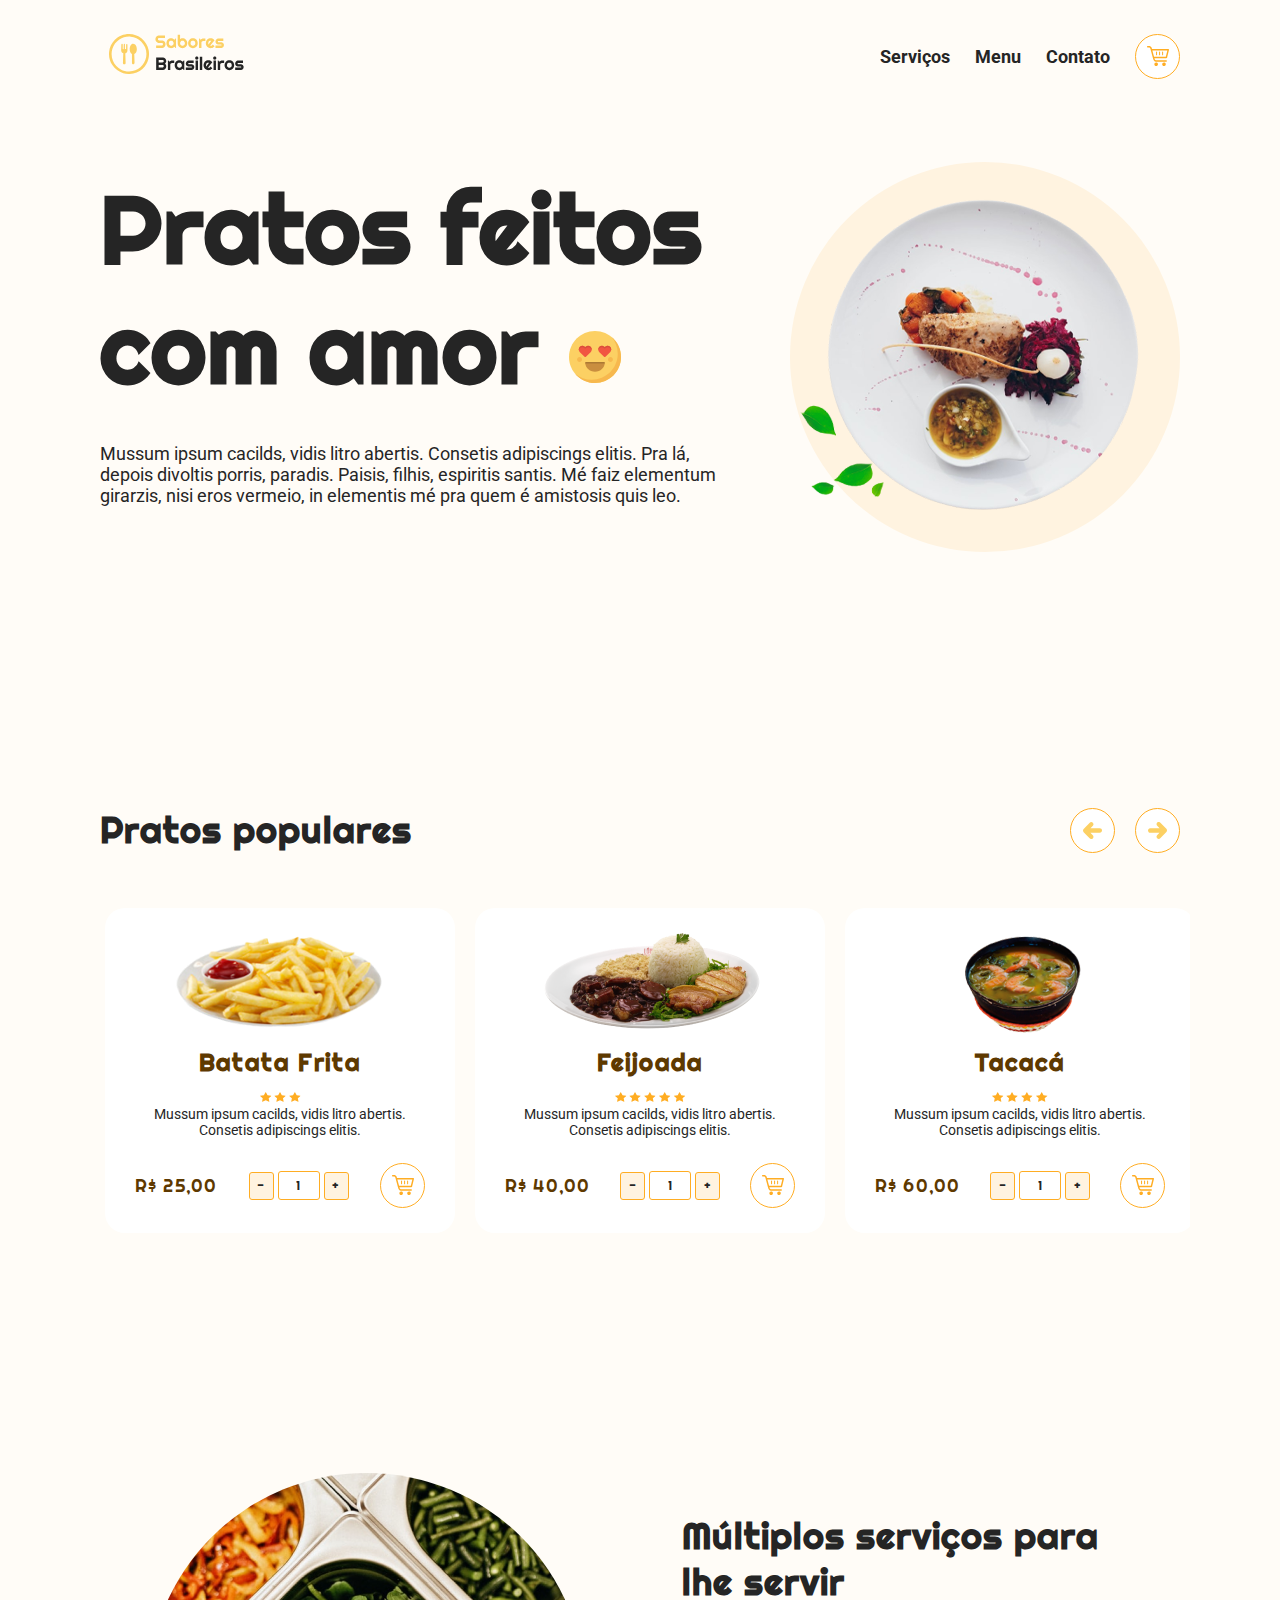
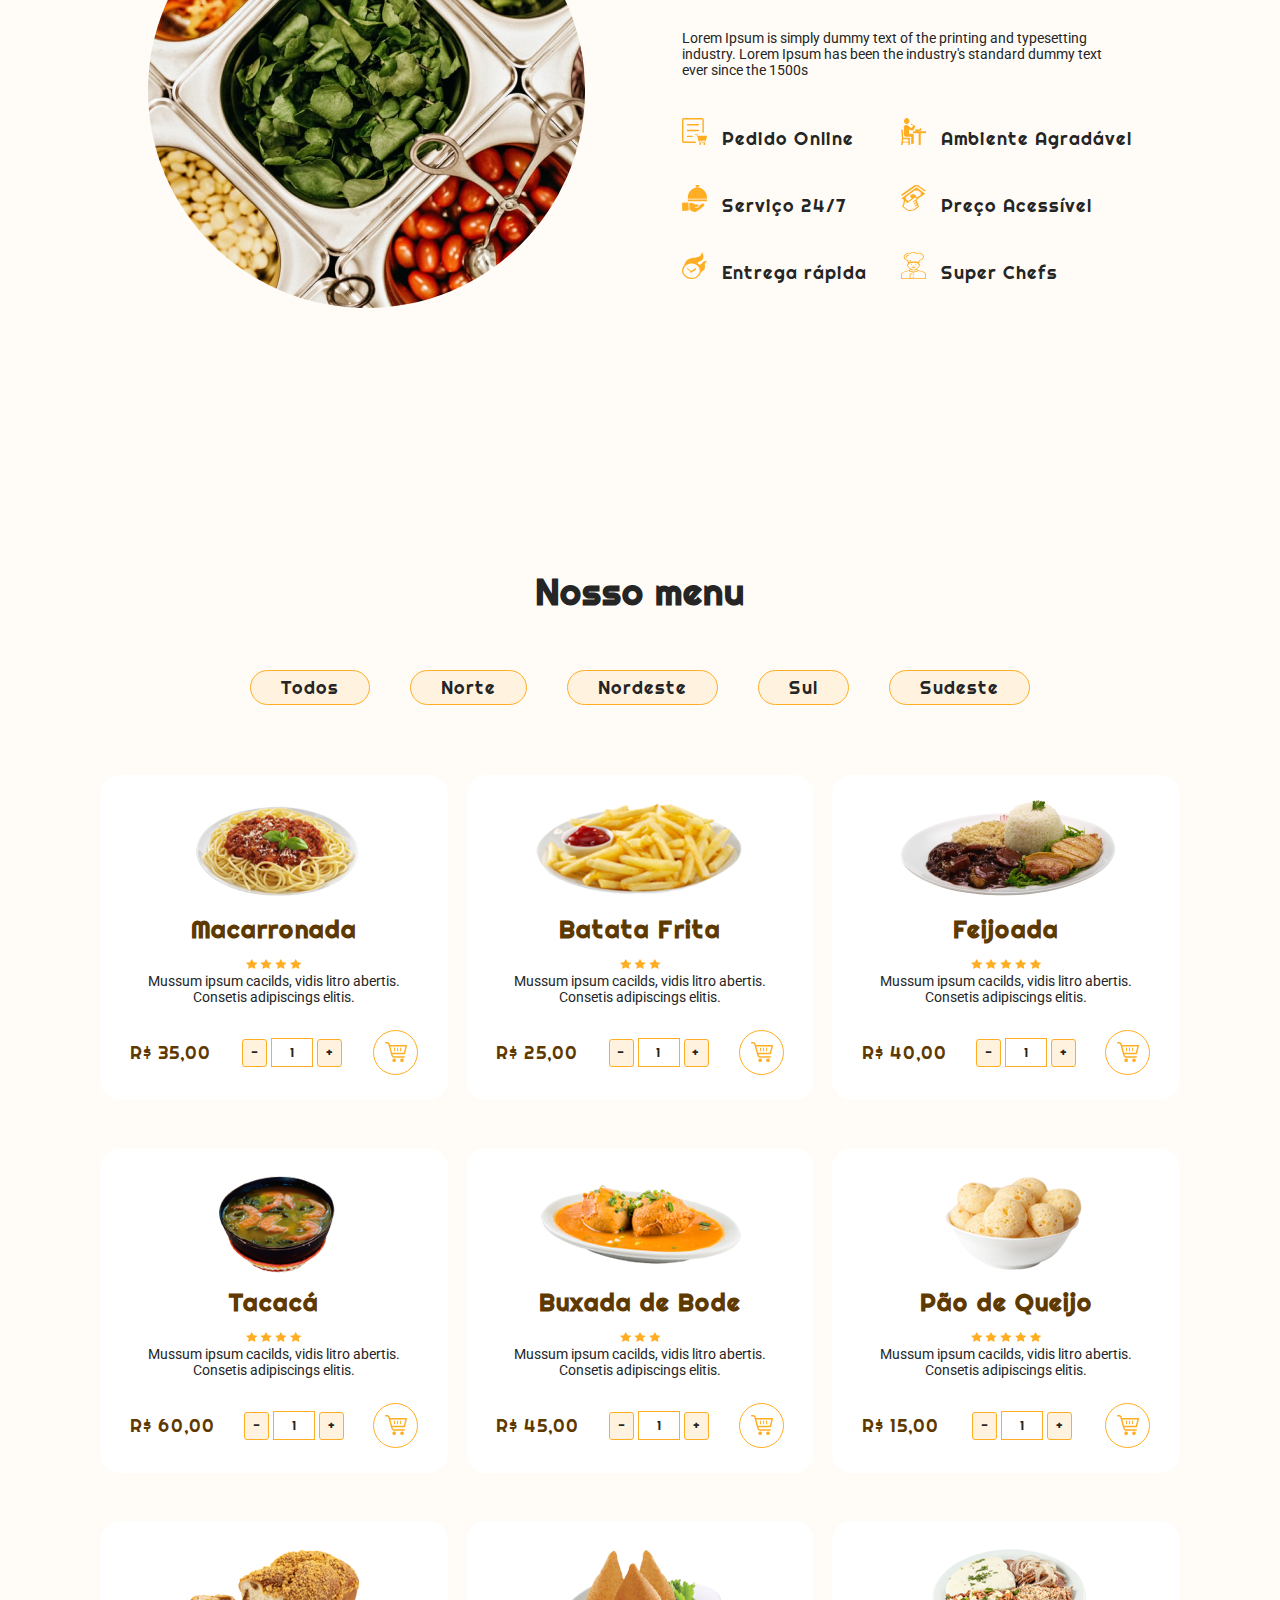
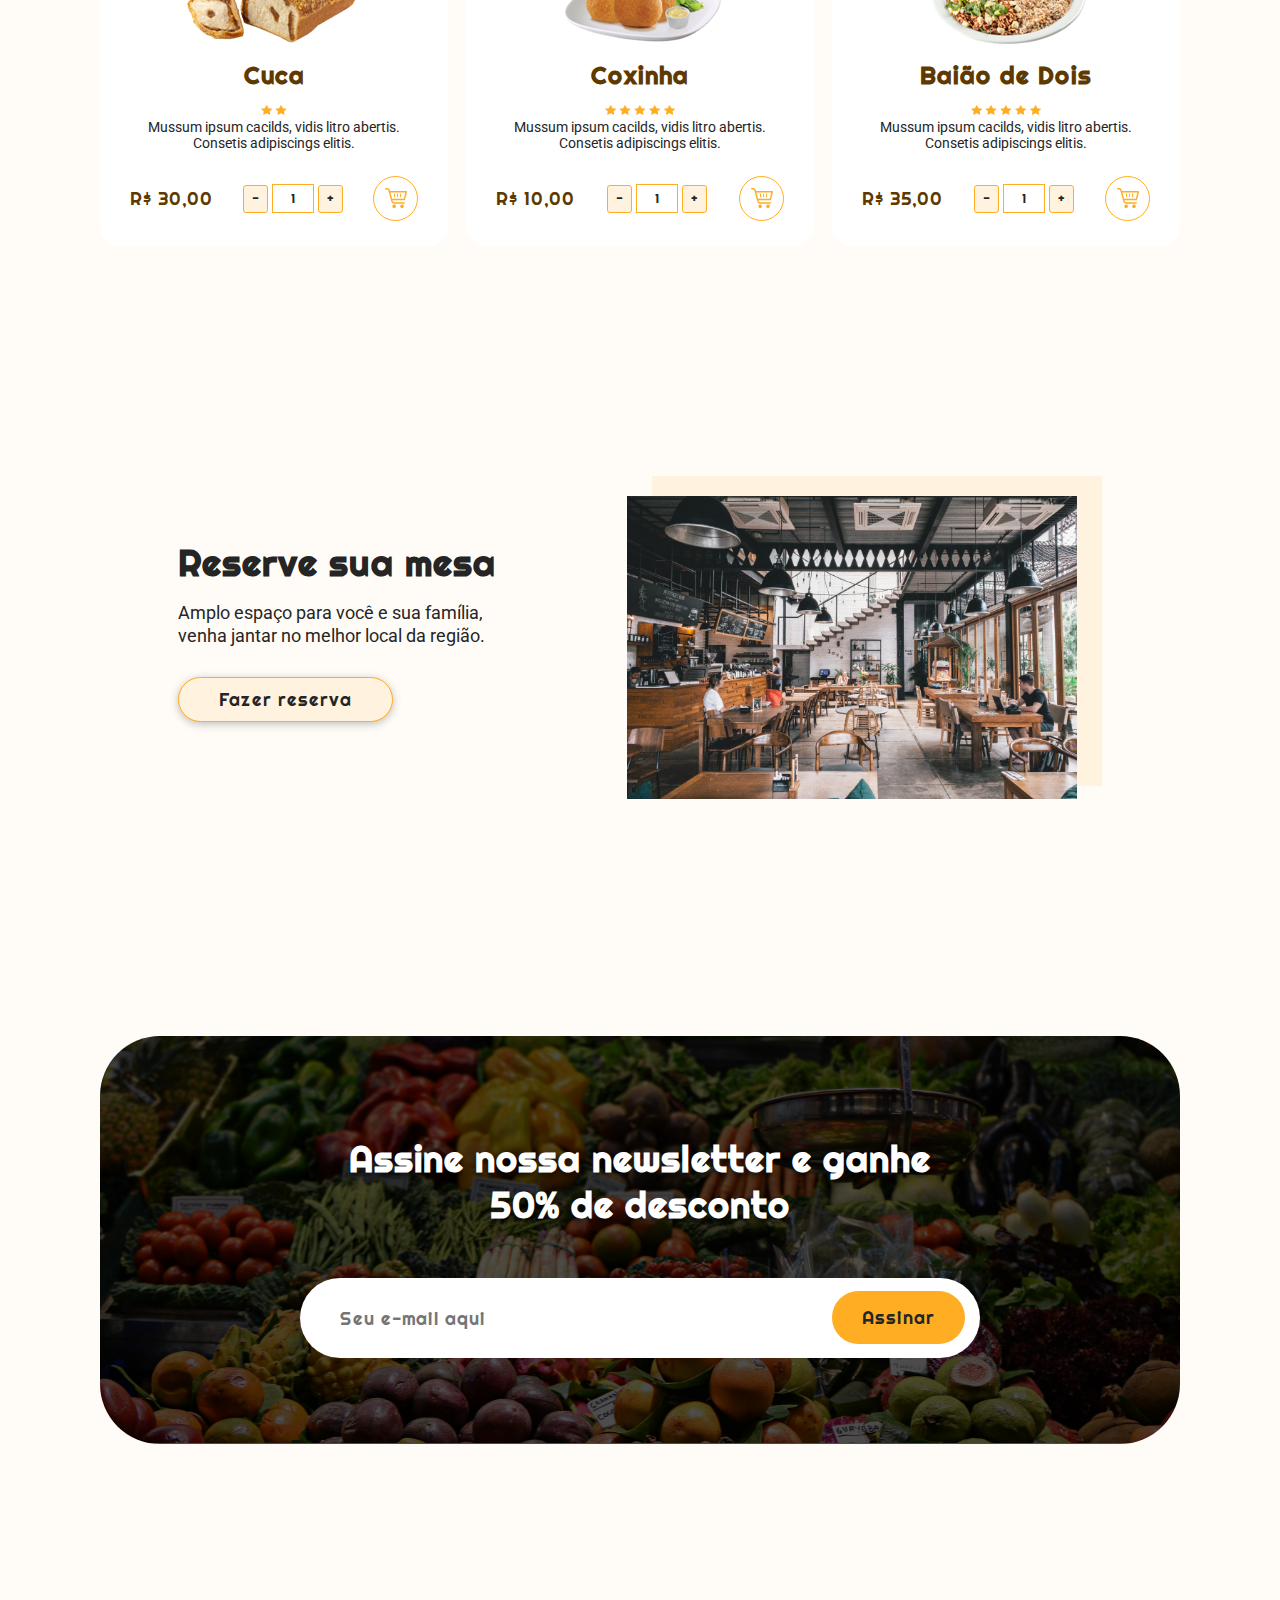
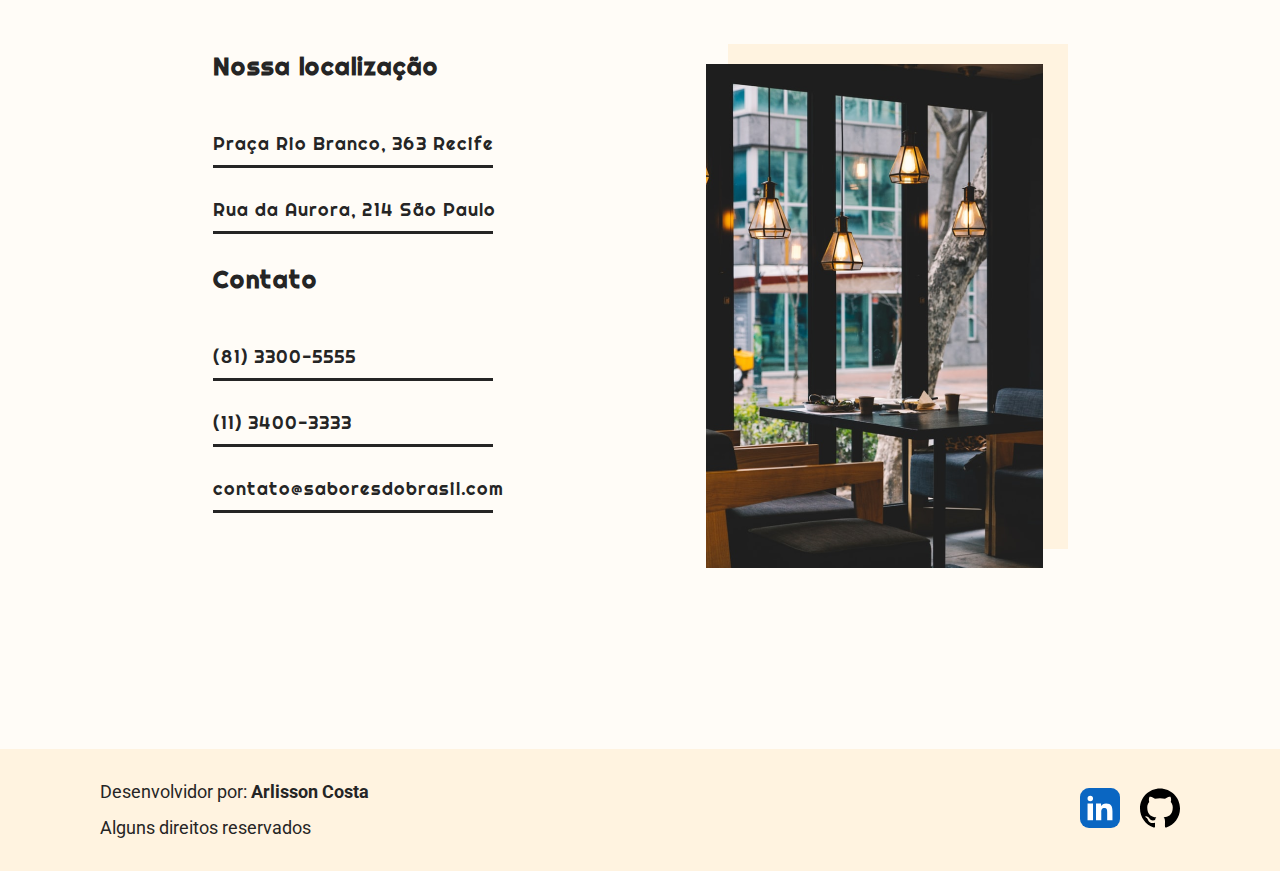
<file: index.html>
<!DOCTYPE html>
<html lang="pt-br">

<head>
  <meta charset="UTF-8">
  <meta http-equiv="X-UA-Compatible" content="IE=edge">
  <meta name="viewport" content="width=device-width, initial-scale=1.0">
  <link rel="shortcut icon" href="favicon.svg" />
  <link href="https://fonts.googleapis.com/css2?family=Righteous&family=Roboto&display=swap" rel="stylesheet">
  <link rel="stylesheet" href="scss/style.css">
  <title>Sabores Brasileiros</title>
</head>

<body>
  <!-- Header -->
  <header class="container header">
    <a href="index.html"><img src="img/logo.svg" alt="Sabores Brasileiros"></a>
    <nav class="menu">
      <ul>
        <li><a href="#servicos">Serviços</a></li>
        <li><a href="#menu">Menu</a></li>
        <li><a href="#contato">Contato</a></li>
        <li><a href="carrinho.html">
            <div class="cart"></div>
          </a>
        </li>
      </ul>
    </nav>
  </header>
  <!-- Introdução -->
  <section class="container intro">
    <div class="title">
      <h1>Pratos feitos<br>com amor</h1>
      <p>Mussum ipsum cacilds, vidis litro abertis. Consetis adipiscings elitis.
        Pra lá, depois divoltis porris, paradis. Paisis, filhis, espiritis santis.
        Mé faiz elementum girarzis, nisi eros vermeio, in elementis mé pra quem é amistosis quis leo.</p>
    </div>
    <div class="dish-intro">
      <img src="img/prato-intro.png" alt="Prato Introdução">
    </div>
  </section>
  <!-- Pratos populares -->
  <section class="container popular-dishes">
    <div class="header-popular-dishes">
      <h2>Pratos populares</h2>
      <div class="buttons-slide">
        <button class="previous"></button>
        <button class="next"></button>
      </div>
    </div>
    <div class="dishes"></div>
  </section>
  <!-- Serviços -->
  <section id="servicos" class="container services">
    <div class="img-services">
      <img src="img/bg-servicos.png" alt="Serviços">
    </div>
    <div class="services-text">
      <h2>Múltiplos serviços para <br>lhe servir</h2>
      <p>Lorem Ipsum is simply dummy text of the printing and typesetting<br>
        industry. Lorem Ipsum has been the industry's standard dummy text <br>
        ever since the 1500s</p>
      <div class="services-list">
        <ul class="list-1">
          <li>Pedido Online</li>
          <li>Serviço 24/7</li>
          <li>Entrega rápida</li>
        </ul>
        <ul class="list-2">
          <li>Ambiente Agradável</li>
          <li>Preço Acessível</li>
          <li>Super Chefs</li>
        </ul>
      </div>
    </div>
  </section>
  <!-- Menu Pratos -->
  <section id="menu" class="container menu-dishes-main">
    <h2>Nosso menu</h2>
    <div class="buttons-menu">
      <button class="btn" value="">Todos</button>
      <button class="btn" value="norte">Norte</button>
      <button class="btn" value="nordeste">Nordeste</button>
      <button class="btn" value="sul">Sul</button>
      <button class="btn" value="sudeste">Sudeste</button>
    </div>
    <div class="menu-dishes"></div>
  </section>
  <!-- Reserva -->
  <section class="container reserve">
    <div class="reserve-texts">
      <h2>Reserve sua mesa</h2>
      <p>Amplo espaço para você e sua família,<br>
        venha jantar no melhor local da região.</p>
      <button>Fazer reserva</button>
    </div>
    <div class="reserve-img">
      <img src="img/bg-reserva.png" alt="Reserve sua mesa">
    </div>
  </section>
  <!-- Newslatter -->
  <section class="container newslatter">
    <div class="box-newslatter">
      <h2>Assine nossa newsletter e ganhe<br>
        50% de desconto</h2>
      <form class="form-newslatter">
        <input type="email" placeholder="Seu e-mail aqui">
        <button type="button">Assinar</button>
      </form>
    </div>
  </section>
  <!-- Localização -->
  <section id="contato" class="container localization">
    <div class="box-localization">
      <h2>Nossa localização</h2>
      <p>Praça Rio Branco, 363 Recife</p>
      <p>Rua da Aurora, 214 São Paulo</p>
      <h2>Contato</h2>
      <p>(81) 3300-5555</p>
      <p>(11) 3400-3333</p>
      <p>contato@saboresdobrasil.com</p>
    </div>
    <div class="localization-img">
      <img src="img/bg-localizacao.png" alt="">
    </div>
  </section>
  <!-- Footer -->
  <footer class="footer">
    <div class="container footer-box">
      <p>
        Desenvolvidor por: <a href="https://github.com/arlissonc" target="_blank">Arlisson Costa</a><br>
        Alguns direitos reservados
      </p>
      <div class="redes-sociais">
        <a href="https://www.linkedin.com/in/arlissoncosta/" target="_blank"><img src="img/linkedin-app.svg" alt="Logo Instagram"></a>
        <a href="https://github.com/arlissonc" target="_blank"><img src="img/github.svg" alt="Logo Whatsapp"></a>
      </div>
    </div>
  </footer>
  <script src="js/main.js"></script>
  <script src="js/menu-pratos.js"></script>
</body>

</html>
</file>
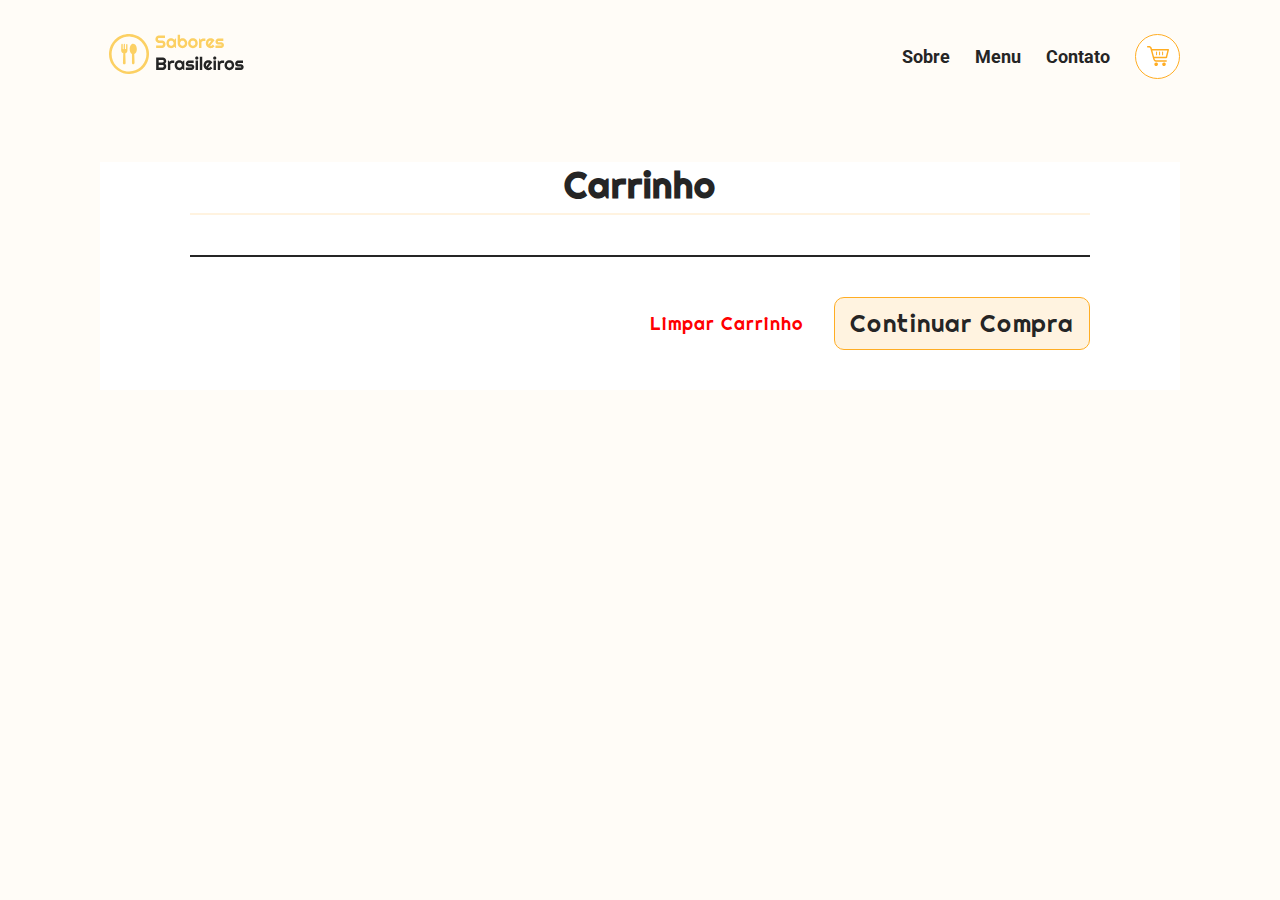
<file: carrinho.html>
<!DOCTYPE html>
<html lang="pt-br">
<head>
  <meta charset="UTF-8">
  <meta http-equiv="X-UA-Compatible" content="IE=edge">
  <meta name="viewport" content="width=device-width, initial-scale=1.0">
  <link rel="shortcut icon" href="favicon.svg" />
  <link href="https://fonts.googleapis.com/css2?family=Righteous&family=Roboto&display=swap" rel="stylesheet">
  <link rel="stylesheet" href="scss/style.css">
  <title>Carrinho</title>
</head>
<body>
  <!-- Header -->
  <header class="container header">
    <a href="index.html"><img src="img/logo.svg" alt="Sabores Brasileiros"></a>
    <nav class="menu">
      <ul>
        <li><a href="#">Sobre</a></li>
        <li><a href="#">Menu</a></li>
        <li><a href="#">Contato</a></li>
        <li>
          <a href="#">
            <div class="cart"></div>
          </a>
        </li>
      </ul>
    </nav>
  </header>
  <!-- Carrinho -->
  <section class="container">
    <div class="page-cart">
      <h2>Carrinho</h2>
      <ul class="items">
      </ul>
      <div class="total-cart"></div>
      <div class="buttons-clean-continue">
        <button class="clear-cart" onclick=" localStorage.clear(); location.reload();">Limpar Carrinho</button>
        <button class="continue">Continuar Compra</button>
      </div>
    </div>
  </section>
  <script src="js/cart.js"></script>
</body>
</html>
</file>
<file: scss/style.css>
* {
  padding: 0;
  margin: 0;
  -webkit-box-sizing: border-box;
  box-sizing: border-box;
}

html {
  scroll-behavior: smooth;
}

:target {
  scroll-margin-top: 1rem;
}

body {
  background: #fffcf7;
}

img {
  max-width: 100%;
}

a {
  text-decoration: none;
}

li {
  list-style: none;
}

.container {
  padding: 0 10px;
  max-width: 1100px;
  margin: 0 auto;
}

@media only screen and (min-width: 768px) and (max-width: 959px) {
  .container {
    max-width: 768px;
  }
}

@media only screen and (max-width: 767px) {
  .container {
    max-width: 340px;
  }
}

.header {
  padding-top: 30px;
  padding-bottom: 30px;
  display: -webkit-box;
  display: -ms-flexbox;
  display: flex;
  -webkit-box-pack: justify;
  -ms-flex-pack: justify;
  justify-content: space-between;
  -webkit-box-align: center;
  -ms-flex-align: center;
  align-items: center;
  -ms-flex-wrap: wrap;
  flex-wrap: wrap;
  margin-bottom: 50px;
}

@media only screen and (max-width: 767px) {
  .header {
    -webkit-box-pack: center;
    -ms-flex-pack: center;
    justify-content: center;
  }
}

.menu ul {
  display: -webkit-box;
  display: -ms-flexbox;
  display: flex;
  -webkit-box-pack: justify;
  -ms-flex-pack: justify;
  justify-content: space-between;
  -webkit-box-align: center;
  -ms-flex-align: center;
  align-items: center;
  -ms-flex-wrap: wrap;
  flex-wrap: wrap;
  gap: 25px;
}

.menu ul li a {
  font-family: "Roboto", sans-serif;
  color: #252525;
  font-size: 1.125em;
  font-weight: bold;
}

.cart {
  width: 45px;
  height: 45px;
  border-radius: 50%;
  border: 1px solid #ffad23;
  cursor: pointer;
  background: #fff url(../img/cart.svg) no-repeat center;
}

.intro {
  display: -webkit-box;
  display: -ms-flexbox;
  display: flex;
  -webkit-box-pack: justify;
  -ms-flex-pack: justify;
  justify-content: space-between;
  -webkit-box-align: center;
  -ms-flex-align: center;
  align-items: center;
  -ms-flex-wrap: wrap;
  flex-wrap: wrap;
  margin-bottom: 200px;
}

.intro h1 {
  font-family: "Righteous", cursive;
  color: #252525;
  letter-spacing: 1px;
  font-size: 6em;
  margin-bottom: 35px;
}

.intro h1::after {
  content: url("../img/emoji.svg");
  margin-left: 30px;
}

.intro p {
  font-family: "Roboto", sans-serif;
  color: #252525;
  font-size: 1.125em;
  max-width: 630px;
  margin-bottom: 40px;
}

@media only screen and (max-width: 767px) {
  .intro {
    margin-bottom: 80px;
  }
}

.dish-intro {
  width: 390px;
  height: 390px;
  position: relative;
  background: #fff3e0;
  border-radius: 50%;
  display: -webkit-box;
  display: -ms-flexbox;
  display: flex;
  -webkit-box-pack: justify;
  -ms-flex-pack: justify;
  justify-content: space-between;
  -webkit-box-align: center;
  -ms-flex-align: center;
  align-items: center;
  -ms-flex-wrap: wrap;
  flex-wrap: wrap;
  -webkit-box-pack: center;
  -ms-flex-pack: center;
  justify-content: center;
}

.dish-intro img {
  position: absolute;
  left: 10px;
}

@media only screen and (max-width: 767px) {
  .dish-intro {
    height: 300px;
  }
  .dish-intro img {
    width: 90%;
    left: 5px;
  }
}

.popular-dishes {
  overflow: hidden;
  margin-bottom: 240px;
}

.popular-dishes input {
  font-family: "Righteous", cursive;
  color: #252525;
  letter-spacing: 1px;
  text-align: center;
  outline: none;
  border: 1px solid #ffad23;
  padding: 5px;
  border-radius: 3px;
}

.popular-dishes input::-webkit-outer-spin-button,
.popular-dishes input::-webkit-inner-spin-button {
  -webkit-appearance: none;
  -moz-appearance: none;
  appearance: none;
  margin: 0;
}

@media only screen and (max-width: 767px) {
  .popular-dishes {
    margin-bottom: 150px;
  }
}

.header-popular-dishes {
  display: -webkit-box;
  display: -ms-flexbox;
  display: flex;
  -webkit-box-pack: justify;
  -ms-flex-pack: justify;
  justify-content: space-between;
  -webkit-box-align: center;
  -ms-flex-align: center;
  align-items: center;
  -ms-flex-wrap: wrap;
  flex-wrap: wrap;
  margin: 55px 0;
}

.header-popular-dishes h2 {
  font-family: "Righteous", cursive;
  color: #252525;
  letter-spacing: 1px;
  font-size: 2.25em;
}

@media only screen and (max-width: 767px) {
  .header-popular-dishes h2 {
    font-size: 1.875em;
    margin-bottom: 20px;
  }
}

.buttons-slide {
  display: -webkit-box;
  display: -ms-flexbox;
  display: flex;
  -webkit-box-pack: justify;
  -ms-flex-pack: justify;
  justify-content: space-between;
  -webkit-box-align: center;
  -ms-flex-align: center;
  align-items: center;
  -ms-flex-wrap: wrap;
  flex-wrap: wrap;
  gap: 20px;
}

.buttons-slide .previous {
  width: 45px;
  height: 45px;
  border-radius: 50%;
  border: 1px solid #ffad23;
  cursor: pointer;
  background: #fff url(../img/seta.svg) no-repeat center;
}

.buttons-slide .previous:hover {
  -webkit-box-shadow: 0px 1px 7px -2px #000000;
  box-shadow: 0px 1px 7px -2px #000000;
}

.buttons-slide .next {
  width: 45px;
  height: 45px;
  border-radius: 50%;
  border: 1px solid #ffad23;
  cursor: pointer;
  background: #fff url(../img/seta.svg) no-repeat center;
  -webkit-transform: rotate(180deg);
  transform: rotate(180deg);
}

.buttons-slide .next:hover {
  -webkit-box-shadow: 0px 1px 7px -2px #000000;
  box-shadow: 0px 1px 7px -2px #000000;
}

.dishes {
  display: -webkit-box;
  display: -ms-flexbox;
  display: flex;
  width: 3650px;
  gap: 20px;
}

.box {
  width: 350px;
  height: 325px;
  border-radius: 20px;
  text-align: center;
  padding: 25px 30px;
  background: #fff;
  -webkit-transition: all 0.3s;
  transition: all 0.3s;
}

.box:first-child {
  margin-left: -10%;
}

.box h4 {
  font-family: "Righteous", cursive;
  color: #252525;
  letter-spacing: 1px;
  font-size: 1.5em;
  color: #5e3900;
  margin-bottom: 10px;
}

.box p {
  font-family: "Roboto", sans-serif;
  color: #252525;
  font-size: 0.875em;
  margin-bottom: 25px;
}

@media only screen and (max-width: 767px) {
  .box {
    width: 330px;
  }
}

.img img {
  margin-bottom: 10px;
}

.add-cart {
  display: -webkit-box;
  display: -ms-flexbox;
  display: flex;
  -webkit-box-pack: justify;
  -ms-flex-pack: justify;
  justify-content: space-between;
  -webkit-box-align: center;
  -ms-flex-align: center;
  align-items: center;
  -ms-flex-wrap: wrap;
  flex-wrap: wrap;
}

.add-cart span {
  font-family: "Righteous", cursive;
  color: #252525;
  letter-spacing: 1px;
  font-size: 1.125em;
  color: #5e3900;
}

.buttons-input {
  width: 105px;
}

.btn-sub,
.btn-add {
  font-family: "Righteous", cursive;
  color: #252525;
  letter-spacing: 1px;
  width: 25px;
  height: 28px;
  background: #fff3e0;
  border: 1px solid #ffad23;
  border-radius: 3px;
  cursor: pointer;
}

.services {
  display: -webkit-box;
  display: -ms-flexbox;
  display: flex;
  -webkit-box-pack: justify;
  -ms-flex-pack: justify;
  justify-content: space-between;
  -webkit-box-align: center;
  -ms-flex-align: center;
  align-items: center;
  -ms-flex-wrap: wrap;
  flex-wrap: wrap;
  -ms-flex-pack: distribute;
  justify-content: space-around;
  -webkit-box-align: start;
  -ms-flex-align: start;
  align-items: flex-start;
  margin-bottom: 250px;
}

@media only screen and (max-width: 767px) {
  .services {
    margin-bottom: 180px;
  }
}

.img-services img {
  border-radius: 50%;
}

.services-text {
  -ms-flex-preferred-size: 450px;
  flex-basis: 450px;
}

.services-text h2 {
  font-family: "Righteous", cursive;
  color: #252525;
  letter-spacing: 1px;
  font-size: 2.25em;
  margin-top: 40px;
}

.services-text p {
  font-family: "Roboto", sans-serif;
  color: #252525;
  font-size: 0.875em;
  margin-top: 25px;
}

.services-list {
  display: -webkit-box;
  display: -ms-flexbox;
  display: flex;
  -webkit-box-pack: justify;
  -ms-flex-pack: justify;
  justify-content: space-between;
  -webkit-box-align: center;
  -ms-flex-align: center;
  align-items: center;
  -ms-flex-wrap: wrap;
  flex-wrap: wrap;
  font-family: "Righteous", cursive;
  color: #252525;
  letter-spacing: 1px;
  font-size: 1.125em;
  margin-top: 40px;
}

.services-list .list-1 li {
  margin-bottom: 35px;
}

.services-list .list-1 li:nth-child(1)::before {
  content: url(../img/pedido-on.svg);
  margin-right: 15px;
}

.services-list .list-1 li:nth-child(2)::before {
  content: url(../img/servico-24h.svg);
  margin-right: 15px;
}

.services-list .list-1 li:nth-child(3)::before {
  content: url(../img/entrega.svg);
  margin-right: 15px;
}

.services-list .list-2 li {
  margin-bottom: 35px;
}

.services-list .list-2 li:nth-child(1)::before {
  content: url(../img/ambiente.svg);
  margin-right: 15px;
}

.services-list .list-2 li:nth-child(2)::before {
  content: url(../img/preco.svg);
  margin-right: 15px;
}

.services-list .list-2 li:nth-child(3)::before {
  content: url(../img/chefs.svg);
  margin-right: 15px;
}

.menu-dishes-main {
  margin-bottom: 200px;
}

.menu-dishes-main h2 {
  font-family: "Righteous", cursive;
  color: #252525;
  letter-spacing: 1px;
  font-size: 2.25em;
  text-align: center;
  margin-bottom: 55px;
}

.menu-dishes-main input {
  font-family: "Righteous", cursive;
  color: #252525;
  letter-spacing: 1px;
  text-align: center;
  outline: none;
  border: 1px solid #ffad23;
  padding: 5px;
}

.menu-dishes-main input::-webkit-outer-spin-button,
.menu-dishes-main input::-webkit-inner-spin-button {
  -webkit-appearance: none;
  -moz-appearance: none;
  appearance: none;
  margin: 0;
}

.buttons-menu {
  display: -webkit-box;
  display: -ms-flexbox;
  display: flex;
  -webkit-box-pack: justify;
  -ms-flex-pack: justify;
  justify-content: space-between;
  -webkit-box-align: center;
  -ms-flex-align: center;
  align-items: center;
  -ms-flex-wrap: wrap;
  flex-wrap: wrap;
  padding: 0 150px;
}

.buttons-menu button {
  font-family: "Righteous", cursive;
  color: #252525;
  letter-spacing: 1px;
  font-size: 1.125em;
  padding: 5px 30px;
  background: #fff3e0;
  border: 1px solid #ffad23;
  border-radius: 50px;
  cursor: pointer;
}

@media only screen and (min-width: 768px) and (max-width: 959px) {
  .buttons-menu {
    -webkit-box-pack: center;
    -ms-flex-pack: center;
    justify-content: center;
    gap: 20px;
  }
  .buttons-menu button {
    margin-bottom: 20px;
  }
}

@media only screen and (max-width: 767px) {
  .buttons-menu {
    -webkit-box-pack: center;
    -ms-flex-pack: center;
    justify-content: center;
    gap: 20px;
    padding: 0;
  }
  .buttons-menu button {
    width: 100%;
    border-radius: 5px;
  }
}

.menu-dishes {
  display: -webkit-box;
  display: -ms-flexbox;
  display: flex;
  -webkit-box-pack: justify;
  -ms-flex-pack: justify;
  justify-content: space-between;
  -webkit-box-align: center;
  -ms-flex-align: center;
  align-items: center;
  -ms-flex-wrap: wrap;
  flex-wrap: wrap;
  -webkit-box-pack: start;
  -ms-flex-pack: start;
  justify-content: flex-start;
  gap: 18px;
  margin-top: 70px;
}

.menu-dishes .box {
  width: 348px;
  margin-left: 0;
  margin-bottom: 30px;
}

@media only screen and (min-width: 768px) and (max-width: 959px) {
  .menu-dishes {
    -webkit-box-pack: center;
    -ms-flex-pack: center;
    justify-content: center;
  }
}

.hidden {
  display: none;
}

.reserve {
  display: -webkit-box;
  display: -ms-flexbox;
  display: flex;
  -webkit-box-pack: justify;
  -ms-flex-pack: justify;
  justify-content: space-between;
  -webkit-box-align: center;
  -ms-flex-align: center;
  align-items: center;
  -ms-flex-wrap: wrap;
  flex-wrap: wrap;
  -ms-flex-pack: distribute;
  justify-content: space-around;
  margin-bottom: 250px;
}

@media only screen and (max-width: 767px) {
  .reserve {
    margin-bottom: 200px;
  }
}

.reserve-texts h2 {
  font-family: "Righteous", cursive;
  color: #252525;
  letter-spacing: 1px;
  font-size: 2.25em;
  margin-bottom: 15px;
}

.reserve-texts p {
  font-family: "Roboto", sans-serif;
  color: #252525;
  font-size: 1.125em;
  line-height: 1.3;
}

.reserve-texts button {
  font-family: "Righteous", cursive;
  color: #252525;
  letter-spacing: 1px;
  font-size: 1.125em;
  margin-top: 30px;
  padding: 10px 40px;
  background: #fff3e0;
  border: 1px solid #ffad23;
  border-radius: 50px;
  -webkit-box-shadow: 0px 2px 8px rgba(0, 0, 0, 0.25);
  box-shadow: 0px 2px 8px rgba(0, 0, 0, 0.25);
  cursor: pointer;
}

@media only screen and (min-width: 768px) and (max-width: 959px) {
  .reserve-texts button {
    margin-bottom: 40px;
  }
}

@media only screen and (max-width: 767px) {
  .reserve-texts {
    margin-bottom: 40px;
  }
}

.reserve-img {
  position: relative;
  padding: 20px;
  width: 450px;
  height: 310px;
  background: #fff3e0;
}

.reserve-img img {
  position: absolute;
  width: 500px;
  right: 25px;
}

@media only screen and (max-width: 767px) {
  .reserve-img {
    height: 220px;
  }
  .reserve-img img {
    right: 15px;
  }
}

.newslatter {
  margin-bottom: 200px;
}

.box-newslatter {
  width: 100%;
  height: 408px;
  background: url(../img/bg-newslatter.png) no-repeat center;
  padding: 100px 200px;
  border-radius: 60px;
}

.box-newslatter h2 {
  font-family: "Righteous", cursive;
  color: #252525;
  letter-spacing: 1px;
  font-size: 2.25em;
  text-align: center;
  color: #fff;
  text-shadow: 0px 4px 5px rgba(0, 0, 0, 0.5);
  margin-bottom: 50px;
}

@media only screen and (min-width: 768px) and (max-width: 959px) {
  .box-newslatter {
    padding: 90px 80px;
  }
}

@media only screen and (max-width: 767px) {
  .box-newslatter {
    padding: 50px 0;
    height: auto;
  }
  .box-newslatter h2 {
    font-size: 1.875em;
    color: #fff;
  }
}

.form-newslatter {
  position: relative;
}

.form-newslatter input {
  font-family: "Righteous", cursive;
  color: #252525;
  letter-spacing: 1px;
  font-size: 1.125em;
  width: 100%;
  height: 80px;
  background: #fff;
  border-radius: 40px;
  border: none;
  outline: none;
  padding: 20px 40px;
}

.form-newslatter button {
  font-family: "Righteous", cursive;
  color: #252525;
  letter-spacing: 1px;
  font-size: 1.125em;
  position: absolute;
  top: 13px;
  right: 15px;
  padding: 15px 30px;
  border-radius: 40px;
  border: none;
  background: #ffad23;
  cursor: pointer;
}

@media only screen and (max-width: 767px) {
  .form-newslatter {
    padding: 0 10px;
  }
  .form-newslatter input {
    font-family: "Righteous", cursive;
    color: #252525;
    letter-spacing: 1px;
    font-size: 0.625em;
    height: 60px;
    padding: 20px;
  }
  .form-newslatter button {
    font-family: "Righteous", cursive;
    color: #252525;
    letter-spacing: 1px;
    font-size: 0.625em;
    top: 9px;
    right: 20px;
  }
}

.localization {
  display: -webkit-box;
  display: -ms-flexbox;
  display: flex;
  -webkit-box-pack: justify;
  -ms-flex-pack: justify;
  justify-content: space-between;
  -webkit-box-align: center;
  -ms-flex-align: center;
  align-items: center;
  -ms-flex-wrap: wrap;
  flex-wrap: wrap;
  -ms-flex-pack: distribute;
  justify-content: space-around;
  margin-bottom: 200px;
}

.box-localization h2 {
  font-family: "Righteous", cursive;
  color: #252525;
  letter-spacing: 1px;
  font-size: 1.5em;
  margin-bottom: 50px;
}

.box-localization p {
  font-family: "Righteous", cursive;
  color: #252525;
  letter-spacing: 1px;
  font-size: 1.125em;
  margin-bottom: 30px;
}

.box-localization p::after {
  content: "";
  width: 280px;
  height: 3px;
  display: block;
  margin-top: 10px;
  background: #252525;
}

@media only screen and (max-width: 767px) {
  .box-localization {
    margin-bottom: 20px;
  }
}

.localization-img {
  position: relative;
  width: 340px;
  height: 505px;
  background: #fff3e0;
  padding: 20px;
}

.localization-img img {
  position: absolute;
  right: 25px;
}

@media only screen and (max-width: 767px) {
  .localization-img {
    width: 240px;
    height: 340px;
  }
  .localization-img img {
    width: 95%;
  }
}

.footer {
  padding: 25px 0;
  background: #fff3e0;
}

.footer p {
  font-family: "Roboto", sans-serif;
  color: #252525;
  font-size: 1.125em;
  line-height: 2;
}

.footer p a {
  font-weight: bold;
  color: #252525;
}

.footer-box {
  display: -webkit-box;
  display: -ms-flexbox;
  display: flex;
  -webkit-box-pack: justify;
  -ms-flex-pack: justify;
  justify-content: space-between;
  -webkit-box-align: center;
  -ms-flex-align: center;
  align-items: center;
  -ms-flex-wrap: wrap;
  flex-wrap: wrap;
  gap: 20px;
}

.redes-sociais {
  display: -webkit-box;
  display: -ms-flexbox;
  display: flex;
  -webkit-box-pack: justify;
  -ms-flex-pack: justify;
  justify-content: space-between;
  -webkit-box-align: center;
  -ms-flex-align: center;
  align-items: center;
  -ms-flex-wrap: wrap;
  flex-wrap: wrap;
  width: 100px;
  gap: 20px;
}

.redes-sociais img {
  width: 40px;
}

.page-cart {
  width: 100%;
  height: auto;
  background: #fff;
  padding: 0 90px;
}

.page-cart h2 {
  font-family: "Righteous", cursive;
  color: #252525;
  letter-spacing: 1px;
  font-size: 2.25em;
  text-align: center;
}

.page-cart h2::after {
  content: "";
  width: 100%;
  height: 2px;
  display: block;
  margin: 5px 0;
  background: #fff3e0;
}

@media only screen and (max-width: 767px) {
  .page-cart {
    padding: 0 40px;
  }
  .page-cart h2 {
    font-family: "Righteous", cursive;
    color: #252525;
    letter-spacing: 1px;
    font-size: 1.5em;
    padding: 10px 0;
  }
}

.items {
  margin-top: 40px;
}

.items li {
  display: -webkit-box;
  display: -ms-flexbox;
  display: flex;
  -webkit-box-pack: justify;
  -ms-flex-pack: justify;
  justify-content: space-between;
  -webkit-box-align: center;
  -ms-flex-align: center;
  align-items: center;
  -ms-flex-wrap: wrap;
  flex-wrap: wrap;
}

.items li h3 {
  font-family: "Righteous", cursive;
  color: #252525;
  letter-spacing: 1px;
  font-size: 2.25em;
  width: 250px;
}

.items li .qtd-cart {
  font-family: "Righteous", cursive;
  color: #252525;
  letter-spacing: 1px;
  font-size: 1.5em;
  width: 65px;
  height: 50px;
  text-align: center;
  padding-top: 10px;
  background: #fff3e0;
  border-radius: 10px;
}

.items li .price-cart {
  font-family: "Righteous", cursive;
  color: #252525;
  letter-spacing: 1px;
  font-size: 1.5em;
  width: 90px;
}

.items li::after {
  content: "";
  width: 100%;
  height: 2px;
  display: block;
  margin: 25px 0;
  background: #252525;
}

.items li .delete-cart {
  font-family: "Righteous", cursive;
  color: #252525;
  letter-spacing: 1px;
  font-size: 1.125em;
  color: #ff0000;
  background: none;
  border: none;
  cursor: pointer;
}

@media only screen and (max-width: 767px) {
  .items li h3 {
    font-family: "Righteous", cursive;
    color: #252525;
    letter-spacing: 1px;
    font-size: 1.125em;
    margin-bottom: 20px;
  }
  .items li .qtd-cart {
    font-family: "Righteous", cursive;
    color: #252525;
    letter-spacing: 1px;
    font-size: 1.125em;
    margin-right: 10px;
  }
  .items li .delete-cart {
    margin-top: 15px;
  }
}

.total-cart {
  font-family: "Righteous", cursive;
  color: #252525;
  letter-spacing: 1px;
  font-size: 2.25em;
  text-align: right;
}

.total-cart::after {
  content: "";
  width: 100%;
  height: 2px;
  display: block;
  margin: 15px 0;
  background: #252525;
}

.buttons-clean-continue {
  display: -webkit-box;
  display: -ms-flexbox;
  display: flex;
  -webkit-box-pack: justify;
  -ms-flex-pack: justify;
  justify-content: space-between;
  -webkit-box-align: center;
  -ms-flex-align: center;
  align-items: center;
  -ms-flex-wrap: wrap;
  flex-wrap: wrap;
  -webkit-box-pack: end;
  -ms-flex-pack: end;
  justify-content: flex-end;
  gap: 30px;
  margin-top: 40px;
  padding-bottom: 40px;
}

.buttons-clean-continue .clear-cart {
  font-family: "Righteous", cursive;
  color: #252525;
  letter-spacing: 1px;
  font-size: 1.125em;
  color: #ff0000;
  background: none;
  border: none;
  cursor: pointer;
}

.buttons-clean-continue .continue {
  font-family: "Righteous", cursive;
  color: #252525;
  letter-spacing: 1px;
  font-size: 1.5em;
  padding: 10px 15px;
  color: #252525;
  background: #fff3e0;
  border: 1px solid #ffad23;
  border-radius: 10px;
  cursor: pointer;
}

@media only screen and (max-width: 767px) {
  .buttons-clean-continue {
    -webkit-box-pack: center;
    -ms-flex-pack: center;
    justify-content: center;
  }
  .buttons-clean-continue .continue {
    font-family: "Righteous", cursive;
    color: #252525;
    letter-spacing: 1px;
    font-size: 1.125em;
  }
}
/*# sourceMappingURL=style.css.map */
</file>
